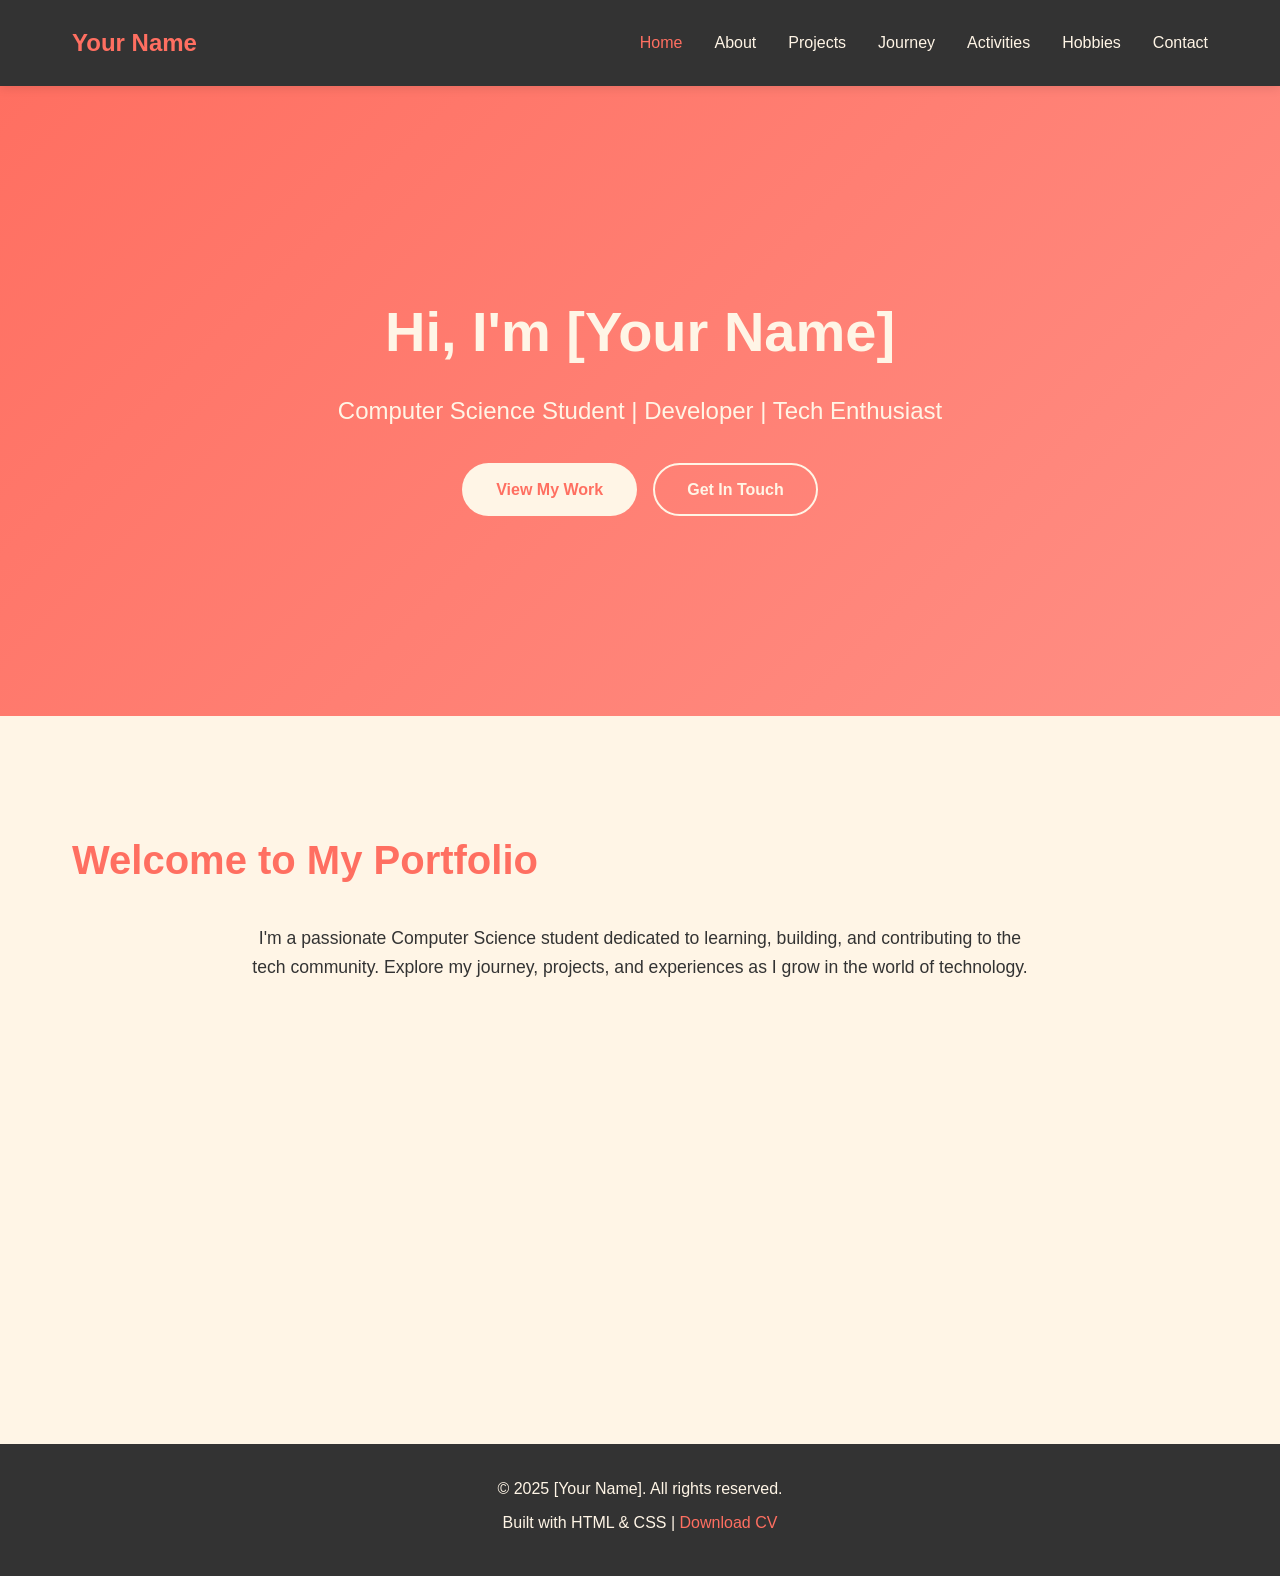
<file: index.html>
<!DOCTYPE html>
<html lang="en">
<head>
    <meta charset="UTF-8">
    <meta name="viewport" content="width=device-width, initial-scale=1.0">
    <title>Your Name - CS Student Portfolio</title>
    <link rel="stylesheet" href="styles.css">
</head>
<body>
    <nav>
        <div class="container">
            <a href="index.html" class="logo">Your Name</a>
            <ul>
                <li><a href="index.html" class="active">Home</a></li>
                <li><a href="about.html">About</a></li>
                <li><a href="projects.html">Projects</a></li>
                <li><a href="journey.html">Journey</a></li>
                <li><a href="activities.html">Activities</a></li>
                <li><a href="hobbies.html">Hobbies</a></li>
                <li><a href="contact.html">Contact</a></li>
            </ul>
        </div>
    </nav>

    <section class="hero">
        <h1>Hi, I'm [Your Name]</h1>
        <p class="subtitle">Computer Science Student | Developer | Tech Enthusiast</p>
        <div class="cta-buttons">
            <a href="projects.html" class="btn btn-primary">View My Work</a>
            <a href="contact.html" class="btn btn-secondary">Get In Touch</a>
        </div>
    </section>

    <main>
        <div class="container">
            <section>
                <h2>Welcome to My Portfolio</h2>
                <p style="text-align: center; font-size: 1.1rem; max-width: 800px; margin: 0 auto;">
                    I'm a passionate Computer Science student dedicated to learning, building, and contributing to the tech community. 
                    Explore my journey, projects, and experiences as I grow in the world of technology.
                </p>
            </section>
        </div>
    </main>

    <footer>
        <p>&copy; 2025 [Your Name]. All rights reserved.</p>
        <p>Built with HTML & CSS | <a href="#">Download CV</a></p>
    </footer>
</body>
</html>
</file>
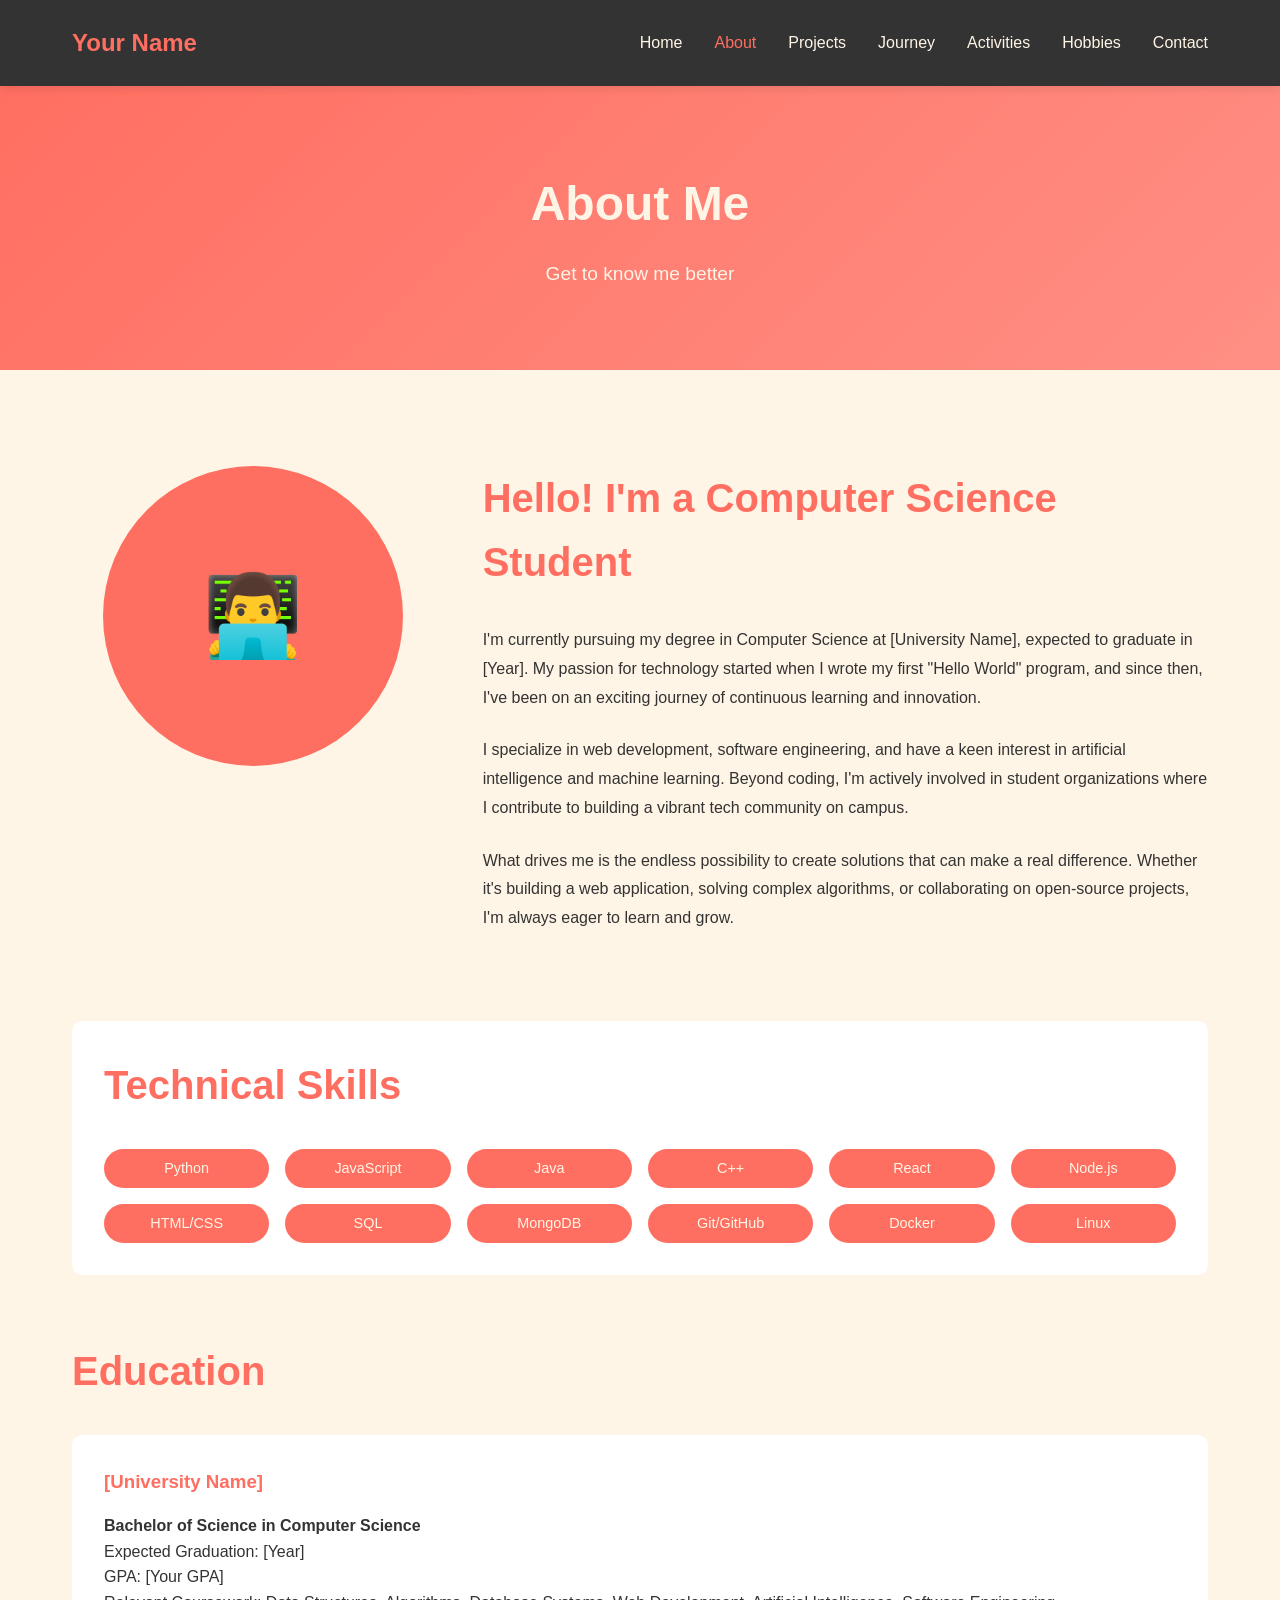
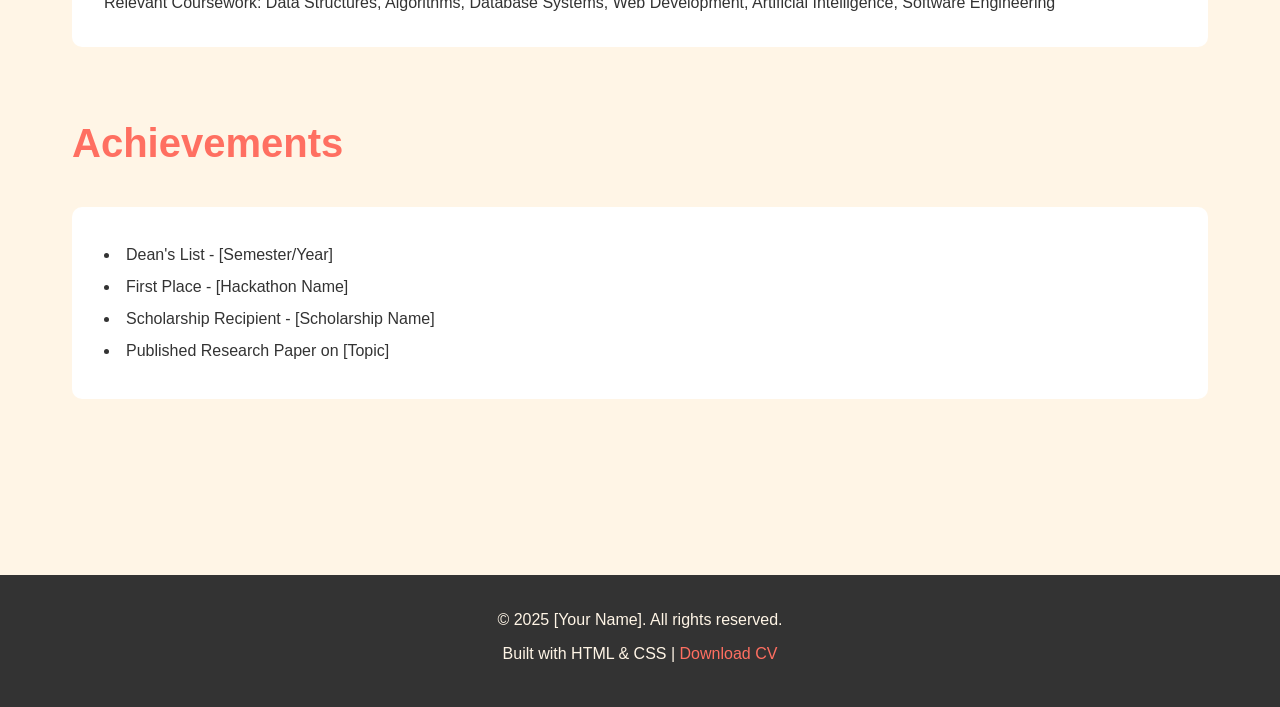
<file: about.html>
<!DOCTYPE html>
<html lang="en">
<head>
    <meta charset="UTF-8">
    <meta name="viewport" content="width=device-width, initial-scale=1.0">
    <title>About Me - Your Name</title>
    <link rel="stylesheet" href="styles.css">
</head>
<body>
    <nav>
        <div class="container">
            <a href="index.html" class="logo">Your Name</a>
            <ul>
                <li><a href="index.html">Home</a></li>
                <li><a href="about.html" class="active">About</a></li>
                <li><a href="projects.html">Projects</a></li>
                <li><a href="journey.html">Journey</a></li>
                <li><a href="activities.html">Activities</a></li>
                <li><a href="hobbies.html">Hobbies</a></li>
                <li><a href="contact.html">Contact</a></li>
            </ul>
        </div>
    </nav>

    <div class="page-header">
        <h1>About Me</h1>
        <p>Get to know me better</p>
    </div>

    <main>
        <div class="container">
            <section>
                <div class="about-content">
                    <div class="profile-img">👨‍💻</div>
                    <div class="about-text">
                        <h2>Hello! I'm a Computer Science Student</h2>
                        <p>I'm currently pursuing my degree in Computer Science at [University Name], expected to graduate in [Year]. My passion for technology started when I wrote my first "Hello World" program, and since then, I've been on an exciting journey of continuous learning and innovation.</p>
                        <p>I specialize in web development, software engineering, and have a keen interest in artificial intelligence and machine learning. Beyond coding, I'm actively involved in student organizations where I contribute to building a vibrant tech community on campus.</p>
                        <p>What drives me is the endless possibility to create solutions that can make a real difference. Whether it's building a web application, solving complex algorithms, or collaborating on open-source projects, I'm always eager to learn and grow.</p>
                    </div>
                </div>
            </section>

            <section class="skills-section">
                <h2>Technical Skills</h2>
                <div class="skills-grid">
                    <div class="skill-tag">Python</div>
                    <div class="skill-tag">JavaScript</div>
                    <div class="skill-tag">Java</div>
                    <div class="skill-tag">C++</div>
                    <div class="skill-tag">React</div>
                    <div class="skill-tag">Node.js</div>
                    <div class="skill-tag">HTML/CSS</div>
                    <div class="skill-tag">SQL</div>
                    <div class="skill-tag">MongoDB</div>
                    <div class="skill-tag">Git/GitHub</div>
                    <div class="skill-tag">Docker</div>
                    <div class="skill-tag">Linux</div>
                </div>
            </section>

            <section>
                <h2>Education</h2>
                <div style="background-color: white; padding: 2rem; border-radius: 10px;">
                    <h3>[University Name]</h3>
                    <p><strong>Bachelor of Science in Computer Science</strong></p>
                    <p>Expected Graduation: [Year]</p>
                    <p>GPA: [Your GPA]</p>
                    <p>Relevant Coursework: Data Structures, Algorithms, Database Systems, Web Development, Artificial Intelligence, Software Engineering</p>
                </div>
            </section>

            <section>
                <h2>Achievements</h2>
                <div style="background-color: white; padding: 2rem; border-radius: 10px;">
                    <ul style="list-style-position: inside; line-height: 2;">
                        <li>Dean's List - [Semester/Year]</li>
                        <li>First Place - [Hackathon Name]</li>
                        <li>Scholarship Recipient - [Scholarship Name]</li>
                        <li>Published Research Paper on [Topic]</li>
                    </ul>
                </div>
            </section>
        </div>
    </main>

    <footer>
        <p>&copy; 2025 [Your Name]. All rights reserved.</p>
        <p>Built with HTML & CSS | <a href="#">Download CV</a></p>
    </footer>
</body>
</html>
</file>
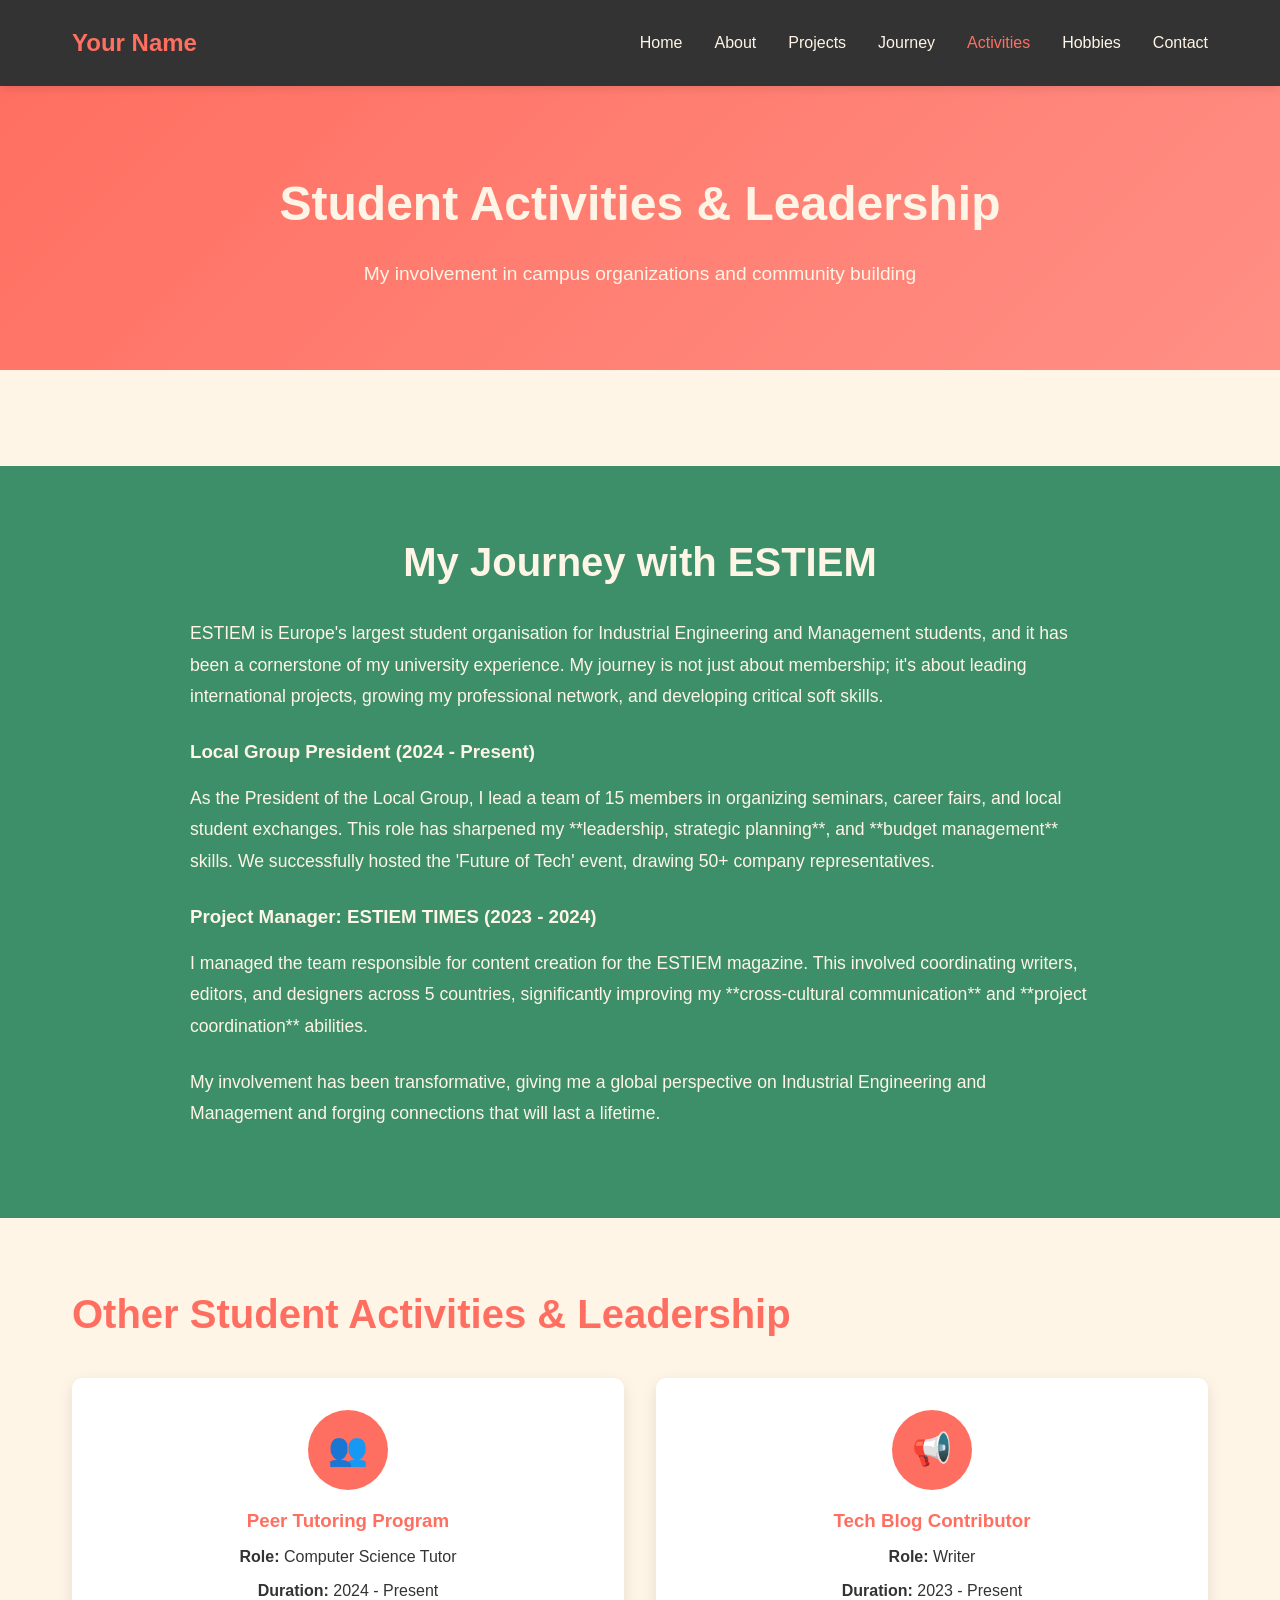
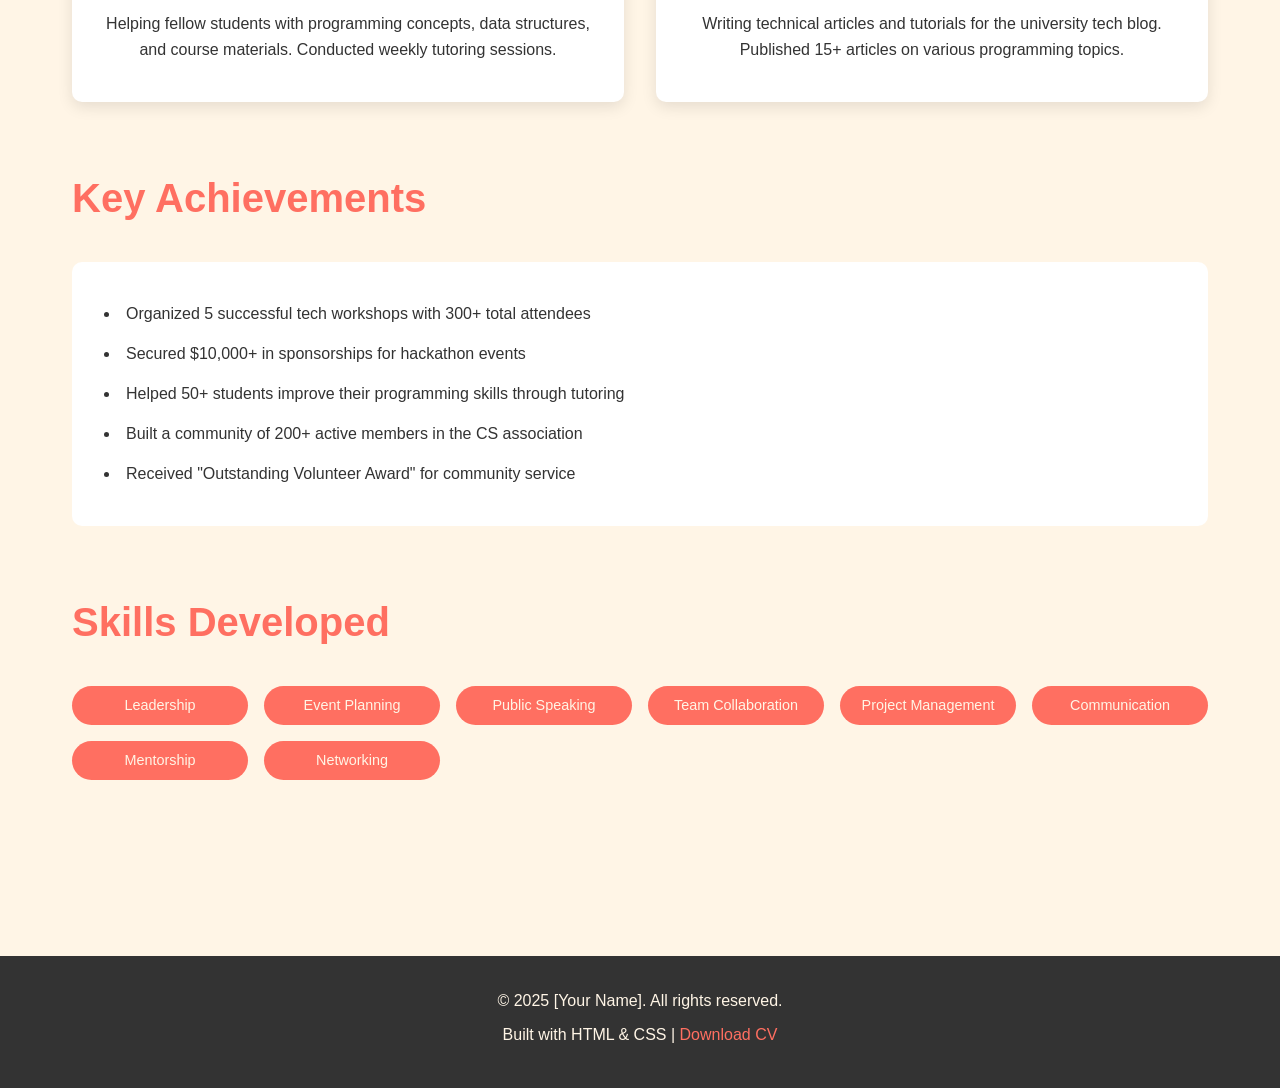
<file: activities.html>
<!DOCTYPE html>
<html lang="en">
<head>
    <meta charset="UTF-8">
    <meta name="viewport" content="width=device-width, initial-scale=1.0">
    <title>Student Activities - Your Name</title>
    <link rel="stylesheet" href="styles.css">
</head>
<body>
    <nav>
        <div class="container">
            <a href="index.html" class="logo">Your Name</a>
            <ul>
                <li><a href="index.html">Home</a></li>
                <li><a href="about.html">About</a></li>
                <li><a href="projects.html">Projects</a></li>
                <li><a href="journey.html">Journey</a></li>
                <li><a href="activities.html" class="active">Activities</a></li>
                <li><a href="hobbies.html">Hobbies</a></li>
                <li><a href="contact.html">Contact</a></li>
            </ul>
        </div>
    </nav>

    <div class="page-header">
        <h1>Student Activities & Leadership</h1>
        <p>My involvement in campus organizations and community building</p>
    </div>

    <main>
    <section class="estiem-section">
        <div class="container">
            <h2>My Journey with ESTIEM</h2>
            <div class="estiem-timeline-content">
                <p>
                    ESTIEM is Europe's largest student organisation for Industrial Engineering and Management students, and it has been a cornerstone of my university experience. My journey is not just about membership; it's about leading international projects, growing my professional network, and developing critical soft skills.
                </p>
                
                <h3>Local Group President (2024 - Present)</h3>
                <p>
                    As the President of the Local Group, I lead a team of 15 members in organizing seminars, career fairs, and local student exchanges. This role has sharpened my **leadership, strategic planning**, and **budget management** skills. We successfully hosted the 'Future of Tech' event, drawing 50+ company representatives.
                </p>

                <h3>Project Manager: ESTIEM TIMES (2023 - 2024)</h3>
                <p>
                    I managed the team responsible for content creation for the ESTIEM magazine. This involved coordinating writers, editors, and designers across 5 countries, significantly improving my **cross-cultural communication** and **project coordination** abilities.
                </p>

                <p>
                    My involvement has been transformative, giving me a global perspective on Industrial Engineering and Management and forging connections that will last a lifetime.
                </p>
            </div>
        </div>
    </section>

    <div class="container">
        <section>
            <h2>Other Student Activities & Leadership</h2>
            <div class="activities-grid">
                <div class="activity-card">
                    <div class="activity-icon">👥</div>
                    <h3>Peer Tutoring Program</h3>
                    <p><strong>Role:</strong> Computer Science Tutor</p>
                    <p><strong>Duration:</strong> 2024 - Present</p>
                    <p>Helping fellow students with programming concepts, data structures, and course materials. Conducted weekly tutoring sessions.</p>
                </div>
                
                <div class="activity-card">
                    <div class="activity-icon">📢</div>
                    <h3>Tech Blog Contributor</h3>
                    <p><strong>Role:</strong> Writer</p>
                    <p><strong>Duration:</strong> 2023 - Present</p>
                    <p>Writing technical articles and tutorials for the university tech blog. Published 15+ articles on various programming topics.</p>
                </div>

                </div>
        </section>

        <section>
            <h2>Key Achievements</h2>
            <div style="background-color: white; padding: 2rem; border-radius: 10px;">
                <ul style="list-style-position: inside; line-height: 2.5;">
                    <li>Organized 5 successful tech workshops with 300+ total attendees</li>
                    <li>Secured $10,000+ in sponsorships for hackathon events</li>
                    <li>Helped 50+ students improve their programming skills through tutoring</li>
                    <li>Built a community of 200+ active members in the CS association</li>
                    <li>Received "Outstanding Volunteer Award" for community service</li>
                </ul>
            </div>
        </section>

        <section>
            <h2>Skills Developed</h2>
            <div class="skills-grid">
                <div class="skill-tag">Leadership</div>
                <div class="skill-tag">Event Planning</div>
                <div class="skill-tag">Public Speaking</div>
                <div class="skill-tag">Team Collaboration</div>
                <div class="skill-tag">Project Management</div>
                <div class="skill-tag">Communication</div>
                <div class="skill-tag">Mentorship</div>
                <div class="skill-tag">Networking</div>
            </div>
        </section>
    </div>
</main>

    <footer>
        <p>&copy; 2025 [Your Name]. All rights reserved.</p>
        <p>Built with HTML & CSS | <a href="#">Download CV</a></p>
    </footer>
</body>
</html>
</file>
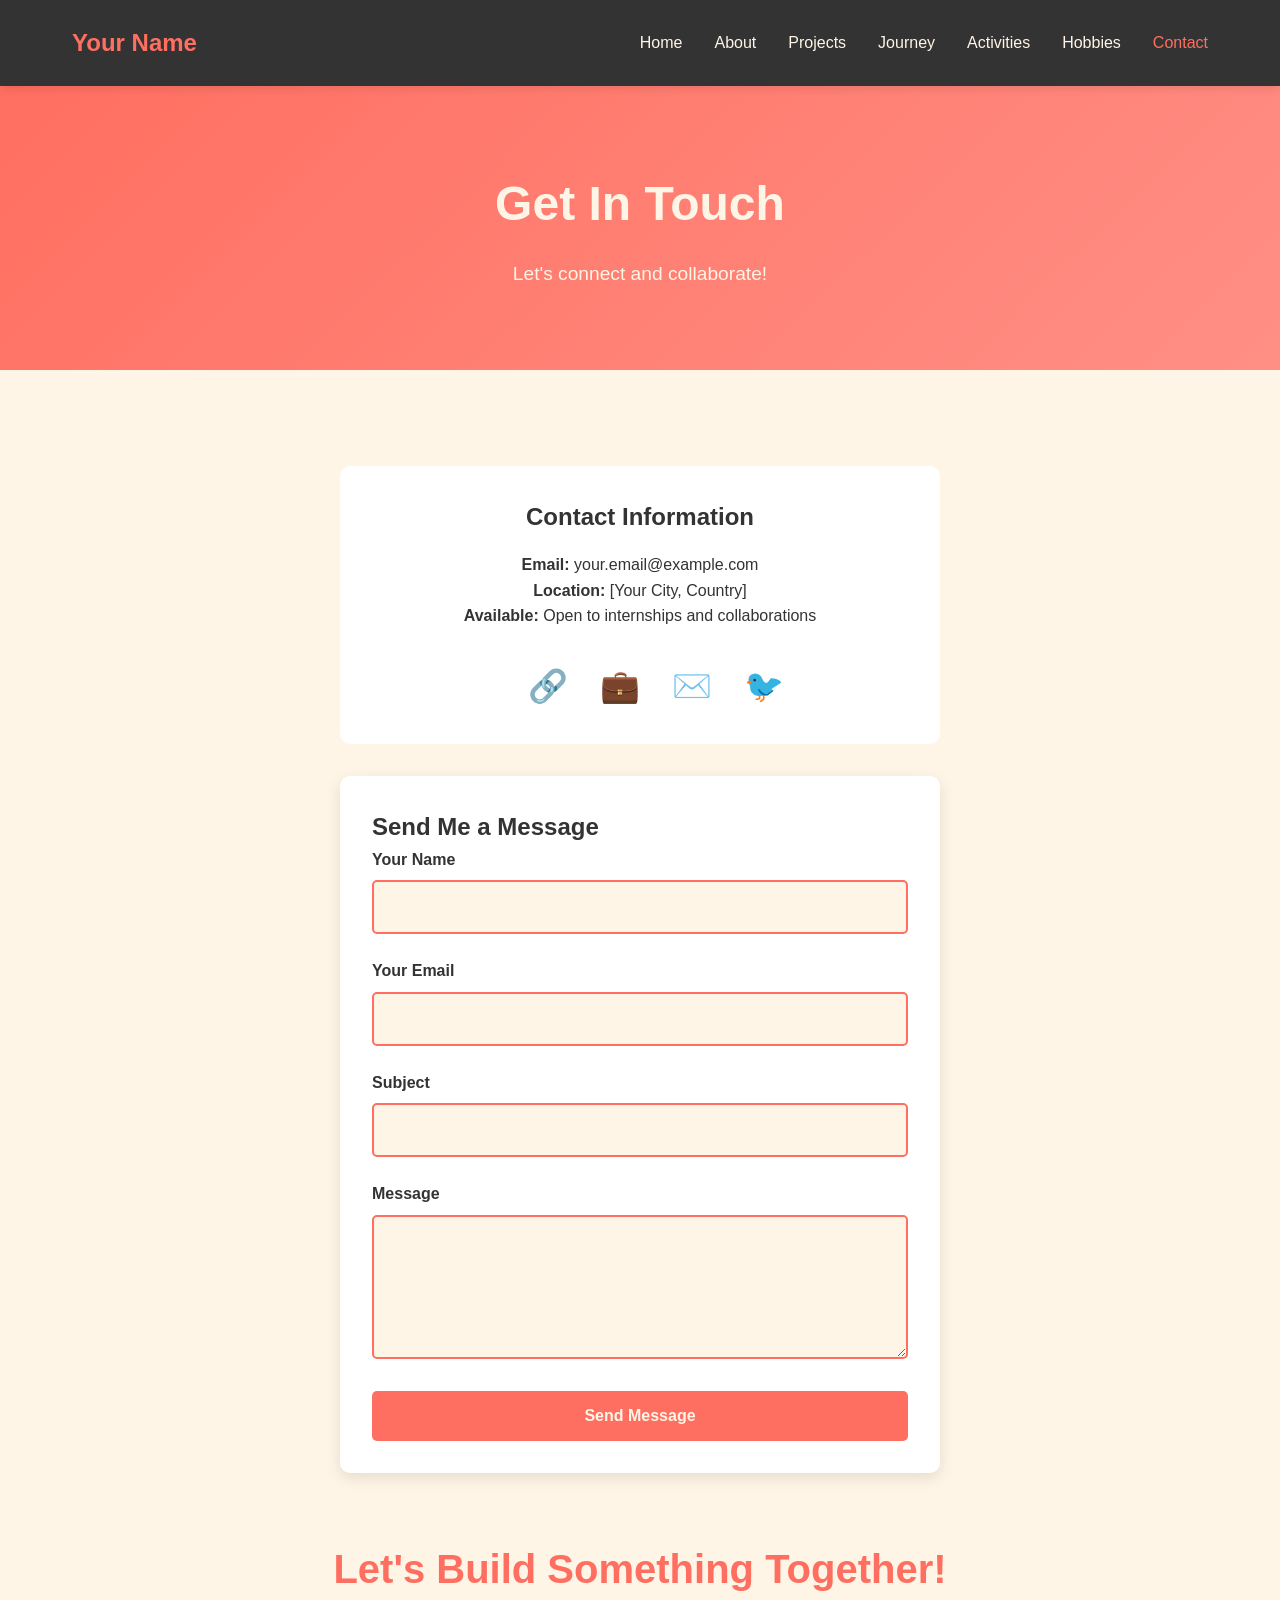
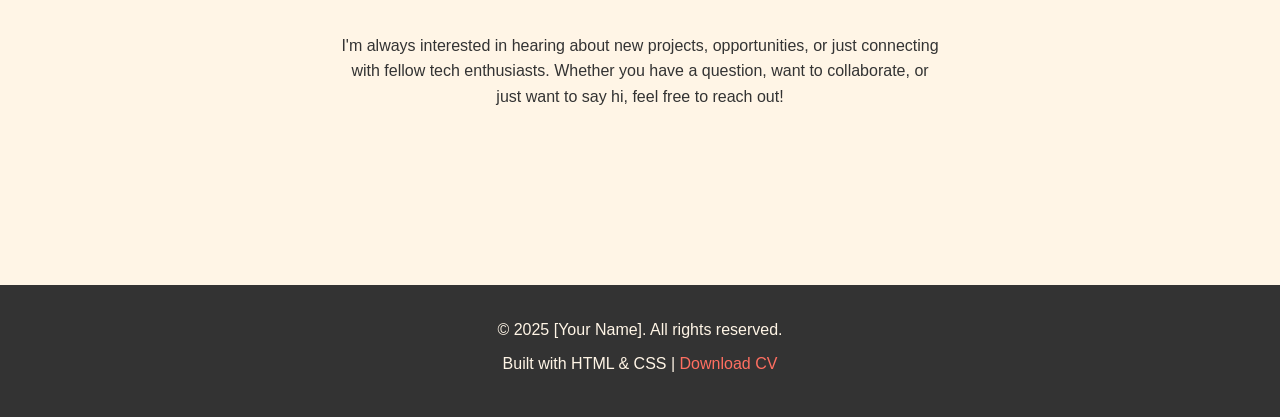
<file: contact.html>
<!DOCTYPE html>
<html lang="en">
<head>
    <meta charset="UTF-8">
    <meta name="viewport" content="width=device-width, initial-scale=1.0">
    <title>Contact Me - Your Name</title>
    <link rel="stylesheet" href="styles.css">
</head>
<body>
    <nav>
        <div class="container">
            <a href="index.html" class="logo">Your Name</a>
            <ul>
                <li><a href="index.html">Home</a></li>
                <li><a href="about.html">About</a></li>
                <li><a href="projects.html">Projects</a></li>
                <li><a href="journey.html">Journey</a></li>
                <li><a href="activities.html">Activities</a></li>
                <li><a href="hobbies.html">Hobbies</a></li>
                <li><a href="contact.html" class="active">Contact</a></li>
            </ul>
        </div>
    </nav>

    <div class="page-header">
        <h1>Get In Touch</h1>
        <p>Let's connect and collaborate!</p>
    </div>

    <main>
        <div class="container">
            <div class="contact-content">
                <div class="contact-info">
                    <h2>Contact Information</h2>
                    <p style="margin-top: 1rem;"><strong>Email:</strong> your.email@example.com</p>
                    <p><strong>Location:</strong> [Your City, Country]</p>
                    <p><strong>Available:</strong> Open to internships and collaborations</p>
                    
                    <div class="social-links">
                        <a href="#" title="GitHub">
                        <a href="#" title="GitHub">🔗</a>
                        <a href="#" title="LinkedIn">💼</a>
                        <a href="#" title="Email">✉️</a>
                        <a href="#" title="Twitter">🐦</a>
                    </div>
                </div>

                <div class="contact-form">
                    <h2>Send Me a Message</h2>
                    <form id="contactForm">
                        <div class="form-group">
                            <label for="name">Your Name</label>
                            <input type="text" id="name" name="name" required>
                        </div>
                        <div class="form-group">
                            <label for="email">Your Email</label>
                            <input type="email" id="email" name="email" required>
                        </div>
                        <div class="form-group">
                            <label for="subject">Subject</label>
                            <input type="text" id="subject" name="subject" required>
                        </div>
                        <div class="form-group">
                            <label for="message">Message</label>
                            <textarea id="message" name="message" rows="6" required></textarea>
                        </div>
                        <button type="submit" class="submit-btn">Send Message</button>
                    </form>
                </div>
            </div>

            <section style="margin-top: 4rem;">
                <h2 style="text-align: center;">Let's Build Something Together!</h2>
                <p style="text-align: center; max-width: 600px; margin: 1rem auto;">
                    I'm always interested in hearing about new projects, opportunities, or just connecting with fellow tech enthusiasts. 
                    Whether you have a question, want to collaborate, or just want to say hi, feel free to reach out!
                </p>
            </section>
        </div>
    </main>

    <footer>
        <p>&copy; 2025 [Your Name]. All rights reserved.</p>
        <p>Built with HTML & CSS | <a href="#">Download CV</a></p>
    </footer>

    <script>
        document.getElementById('contactForm').addEventListener('submit', function(e) {
            e.preventDefault();
            alert('Thank you for your message! This is a demo form. In production, you would integrate with a backend service or email API to handle form submissions.');
            this.reset();
        });
    </script>
</body>
</html>
</file>
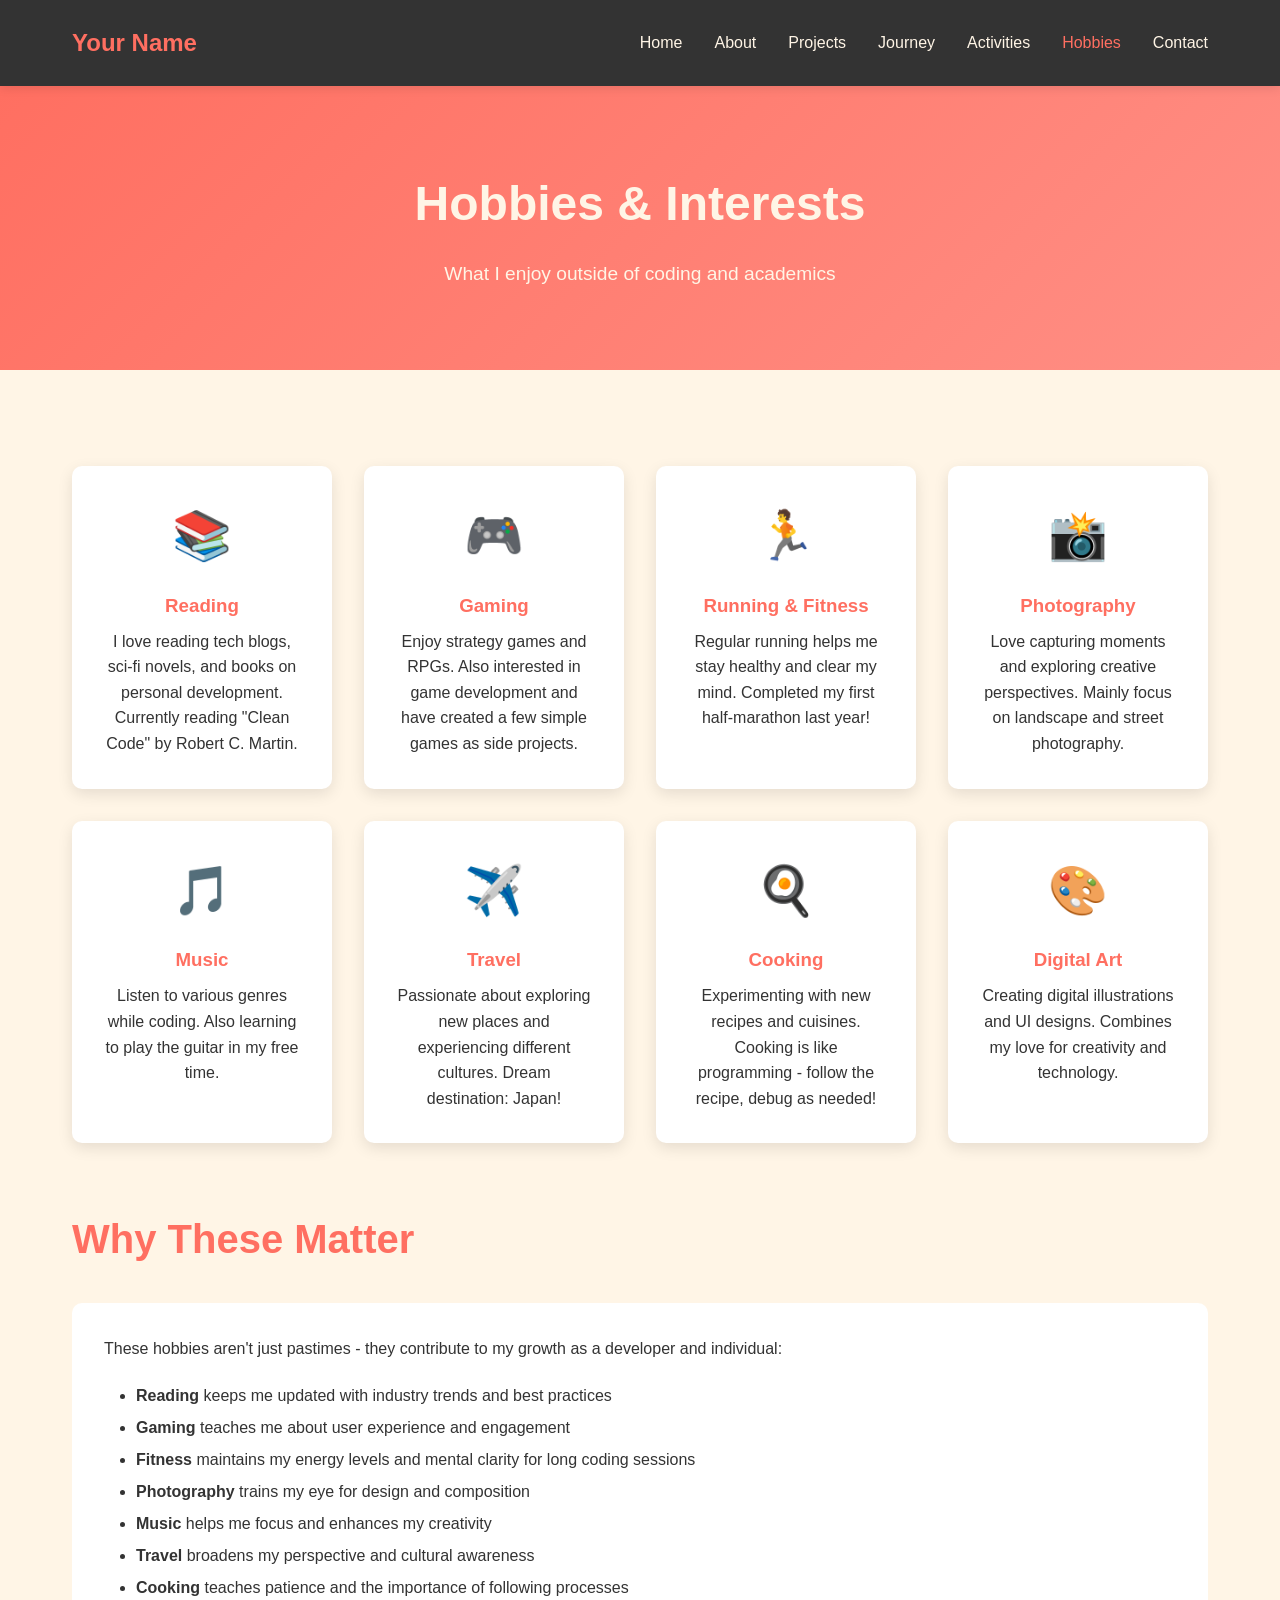
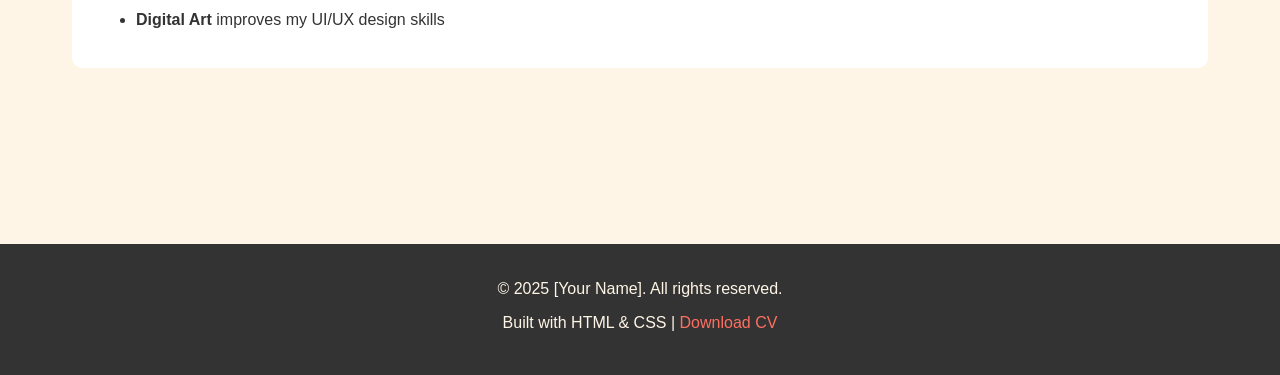
<file: hobbies.html>
<!DOCTYPE html>
<html lang="en">
<head>
    <meta charset="UTF-8">
    <meta name="viewport" content="width=device-width, initial-scale=1.0">
    <title>Hobbies & Interests - Your Name</title>
    <link rel="stylesheet" href="styles.css">
</head>
<body>
    <nav>
        <div class="container">
            <a href="index.html" class="logo">Your Name</a>
            <ul>
                <li><a href="index.html">Home</a></li>
                <li><a href="about.html">About</a></li>
                <li><a href="projects.html">Projects</a></li>
                <li><a href="journey.html">Journey</a></li>
                <li><a href="activities.html">Activities</a></li>
                <li><a href="hobbies.html" class="active">Hobbies</a></li>
                <li><a href="contact.html">Contact</a></li>
            </ul>
        </div>
    </nav>

    <div class="page-header">
        <h1>Hobbies & Interests</h1>
        <p>What I enjoy outside of coding and academics</p>
    </div>

    <main>
        <div class="container">
            <section>
                <div class="hobbies-grid">
                    <div class="hobby-item">
                        <div class="hobby-icon">📚</div>
                        <h3>Reading</h3>
                        <p>I love reading tech blogs, sci-fi novels, and books on personal development. Currently reading "Clean Code" by Robert C. Martin.</p>
                    </div>

                    <div class="hobby-item">
                        <div class="hobby-icon">🎮</div>
                        <h3>Gaming</h3>
                        <p>Enjoy strategy games and RPGs. Also interested in game development and have created a few simple games as side projects.</p>
                    </div>

                    <div class="hobby-item">
                        <div class="hobby-icon">🏃</div>
                        <h3>Running & Fitness</h3>
                        <p>Regular running helps me stay healthy and clear my mind. Completed my first half-marathon last year!</p>
                    </div>

                    <div class="hobby-item">
                        <div class="hobby-icon">📸</div>
                        <h3>Photography</h3>
                        <p>Love capturing moments and exploring creative perspectives. Mainly focus on landscape and street photography.</p>
                    </div>

                    <div class="hobby-item">
                        <div class="hobby-icon">🎵</div>
                        <h3>Music</h3>
                        <p>Listen to various genres while coding. Also learning to play the guitar in my free time.</p>
                    </div>

                    <div class="hobby-item">
                        <div class="hobby-icon">✈️</div>
                        <h3>Travel</h3>
                        <p>Passionate about exploring new places and experiencing different cultures. Dream destination: Japan!</p>
                    </div>

                    <div class="hobby-item">
                        <div class="hobby-icon">🍳</div>
                        <h3>Cooking</h3>
                        <p>Experimenting with new recipes and cuisines. Cooking is like programming - follow the recipe, debug as needed!</p>
                    </div>

                    <div class="hobby-item">
                        <div class="hobby-icon">🎨</div>
                        <h3>Digital Art</h3>
                        <p>Creating digital illustrations and UI designs. Combines my love for creativity and technology.</p>
                    </div>
                </div>
            </section>

            <section>
                <h2>Why These Matter</h2>
                <div style="background-color: white; padding: 2rem; border-radius: 10px; line-height: 1.8;">
                    <p>These hobbies aren't just pastimes - they contribute to my growth as a developer and individual:</p>
                    <ul style="margin-top: 1rem; margin-left: 2rem; line-height: 2;">
                        <li><strong>Reading</strong> keeps me updated with industry trends and best practices</li>
                        <li><strong>Gaming</strong> teaches me about user experience and engagement</li>
                        <li><strong>Fitness</strong> maintains my energy levels and mental clarity for long coding sessions</li>
                        <li><strong>Photography</strong> trains my eye for design and composition</li>
                        <li><strong>Music</strong> helps me focus and enhances my creativity</li>
                        <li><strong>Travel</strong> broadens my perspective and cultural awareness</li>
                        <li><strong>Cooking</strong> teaches patience and the importance of following processes</li>
                        <li><strong>Digital Art</strong> improves my UI/UX design skills</li>
                    </ul>
                </div>
            </section>
        </div>
    </main>

    <footer>
        <p>&copy; 2025 [Your Name]. All rights reserved.</p>
        <p>Built with HTML & CSS | <a href="#">Download CV</a></p>
    </footer>
</body>
</html>
</file>
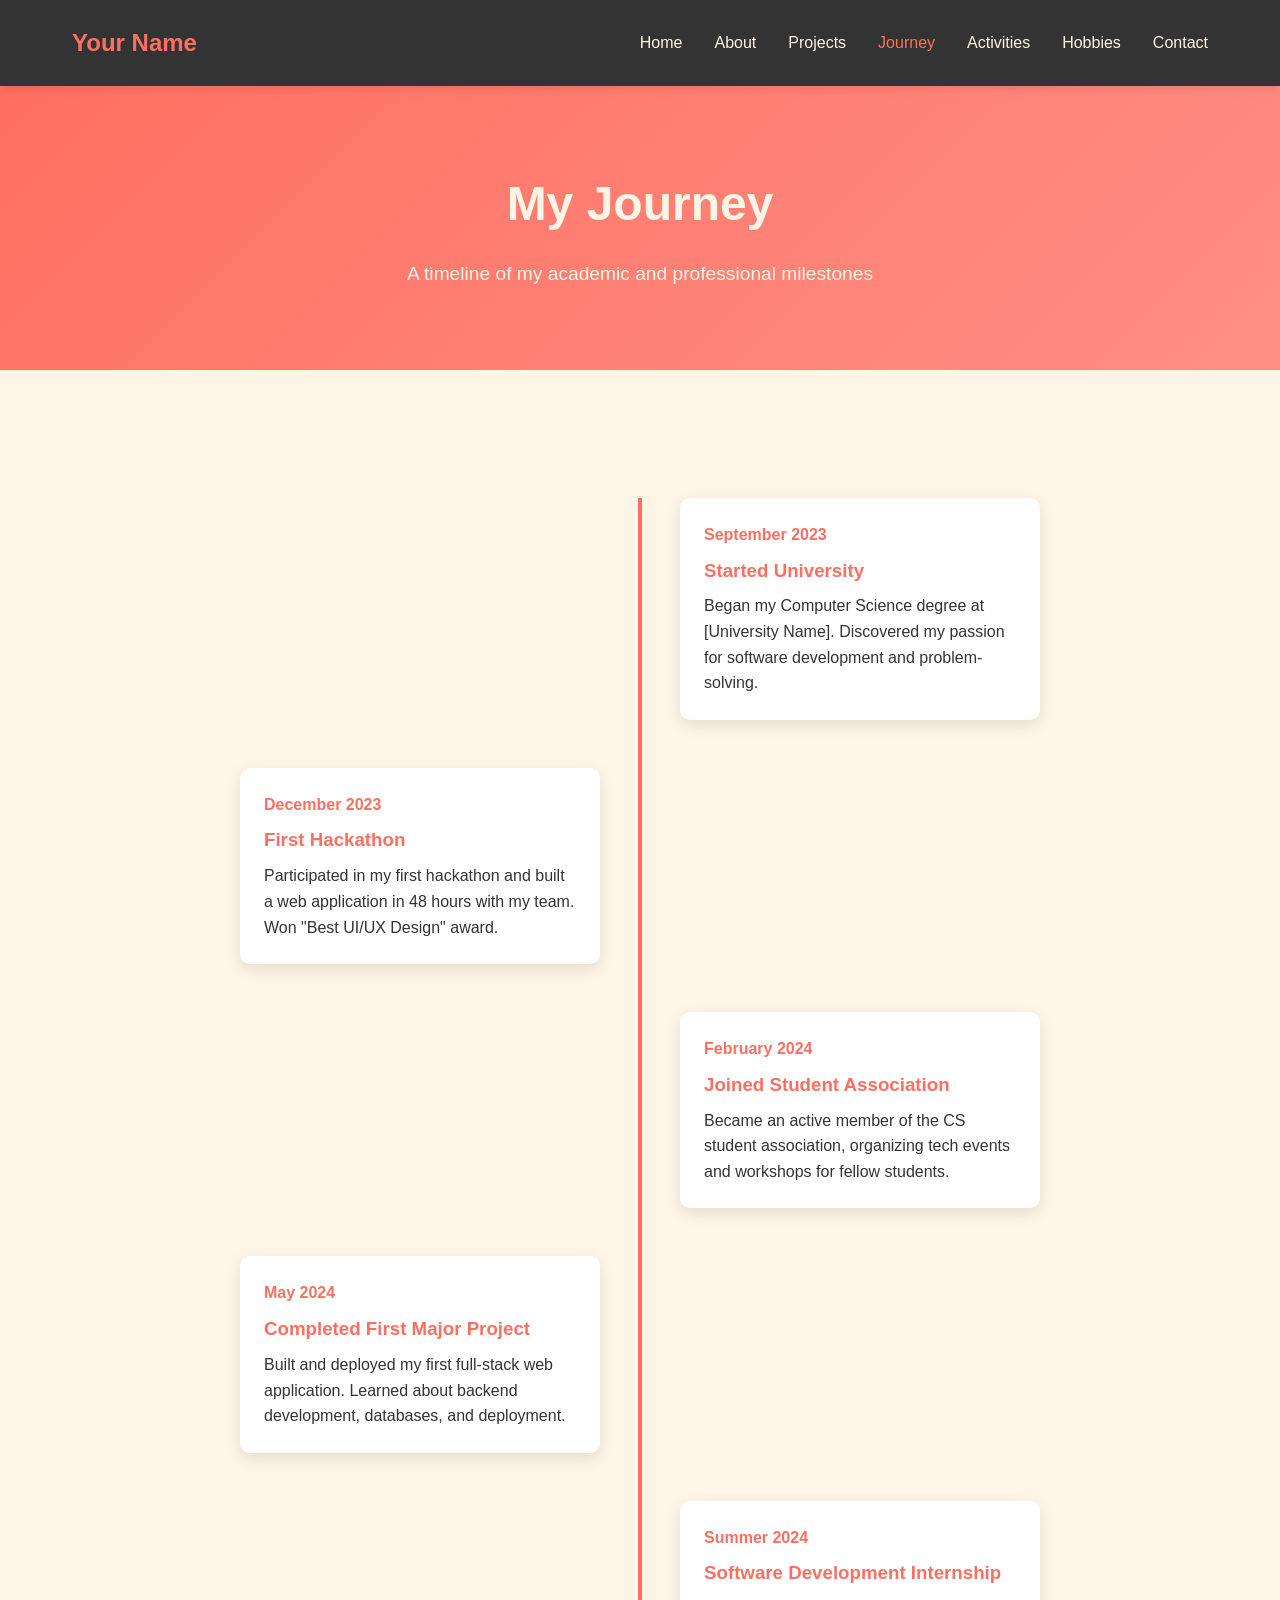
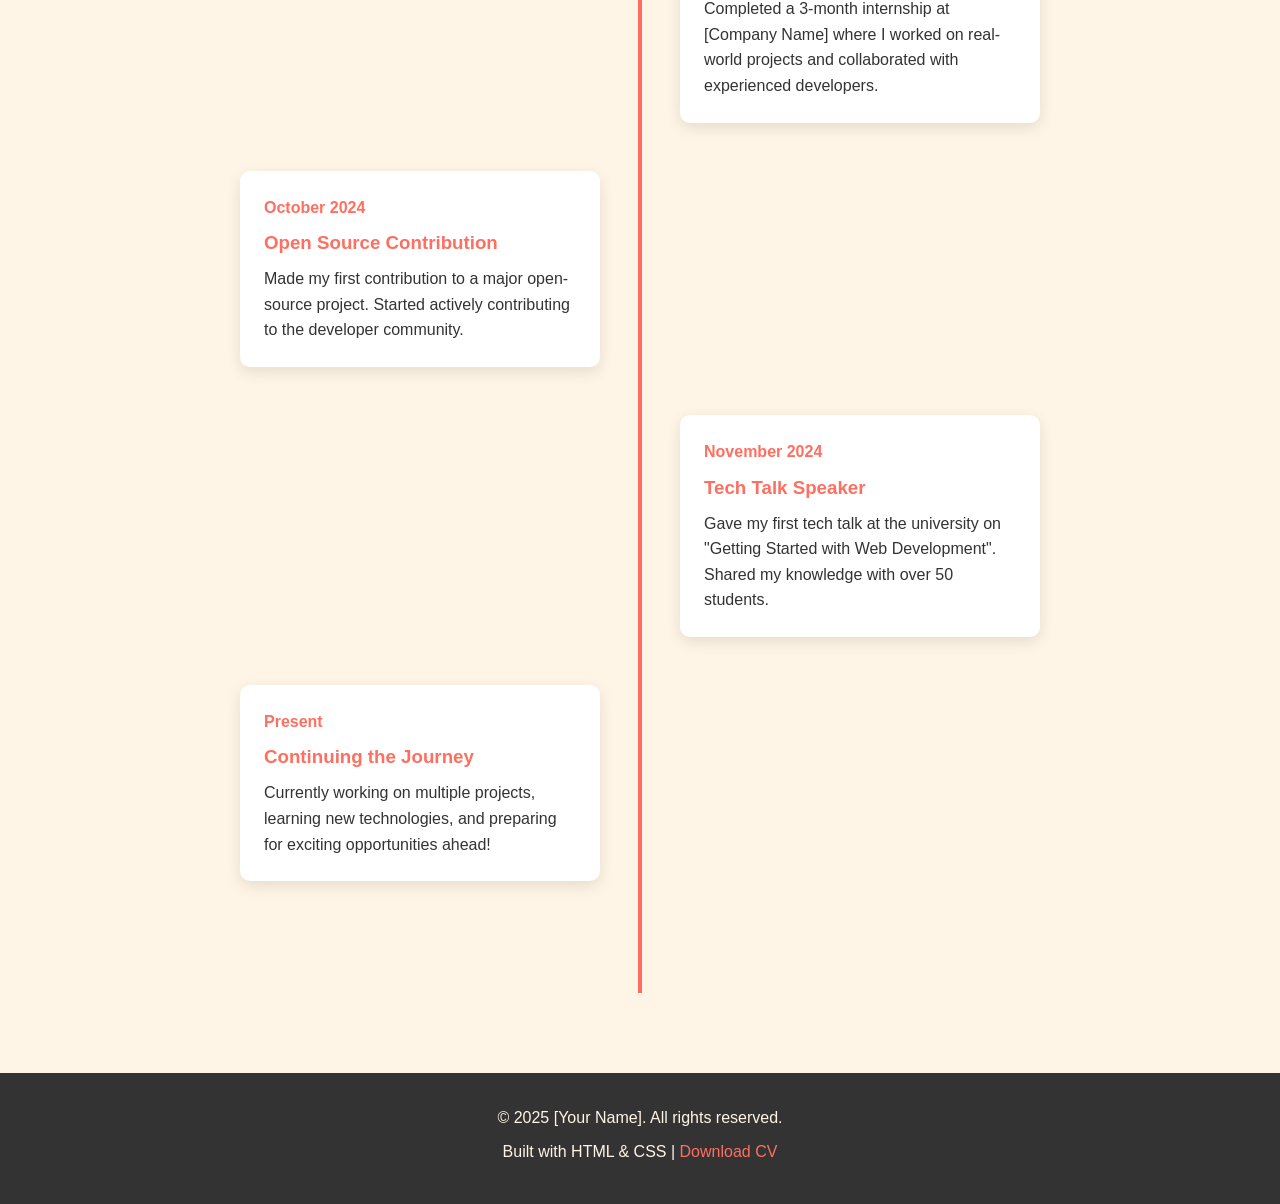
<file: journey.html>
<!DOCTYPE html>
<html lang="en">
<head>
    <meta charset="UTF-8">
    <meta name="viewport" content="width=device-width, initial-scale=1.0">
    <title>My Journey - Your Name</title>
    <link rel="stylesheet" href="styles.css">
</head>
<body>
    <nav>
        <div class="container">
            <a href="index.html" class="logo">Your Name</a>
            <ul>
                <li><a href="index.html">Home</a></li>
                <li><a href="about.html">About</a></li>
                <li><a href="projects.html">Projects</a></li>
                <li><a href="journey.html" class="active">Journey</a></li>
                <li><a href="activities.html">Activities</a></li>
                <li><a href="hobbies.html">Hobbies</a></li>
                <li><a href="contact.html">Contact</a></li>
            </ul>
        </div>
    </nav>

    <div class="page-header">
        <h1>My Journey</h1>
        <p>A timeline of my academic and professional milestones</p>
    </div>

    <main>
        <div class="container">
            <div class="timeline">
                <div class="timeline-item">
                    <div class="timeline-content">
                        <span class="timeline-date">September 2023</span>
                        <h3>Started University</h3>
                        <p>Began my Computer Science degree at [University Name]. Discovered my passion for software development and problem-solving.</p>
                    </div>
                </div>

                <div class="timeline-item">
                    <div class="timeline-content">
                        <span class="timeline-date">December 2023</span>
                        <h3>First Hackathon</h3>
                        <p>Participated in my first hackathon and built a web application in 48 hours with my team. Won "Best UI/UX Design" award.</p>
                    </div>
                </div>

                <div class="timeline-item">
                    <div class="timeline-content">
                        <span class="timeline-date">February 2024</span>
                        <h3>Joined Student Association</h3>
                        <p>Became an active member of the CS student association, organizing tech events and workshops for fellow students.</p>
                    </div>
                </div>

                <div class="timeline-item">
                    <div class="timeline-content">
                        <span class="timeline-date">May 2024</span>
                        <h3>Completed First Major Project</h3>
                        <p>Built and deployed my first full-stack web application. Learned about backend development, databases, and deployment.</p>
                    </div>
                </div>

                <div class="timeline-item">
                    <div class="timeline-content">
                        <span class="timeline-date">Summer 2024</span>
                        <h3>Software Development Internship</h3>
                        <p>Completed a 3-month internship at [Company Name] where I worked on real-world projects and collaborated with experienced developers.</p>
                    </div>
                </div>

                <div class="timeline-item">
                    <div class="timeline-content">
                        <span class="timeline-date">October 2024</span>
                        <h3>Open Source Contribution</h3>
                        <p>Made my first contribution to a major open-source project. Started actively contributing to the developer community.</p>
                    </div>
                </div>

                <div class="timeline-item">
                    <div class="timeline-content">
                        <span class="timeline-date">November 2024</span>
                        <h3>Tech Talk Speaker</h3>
                        <p>Gave my first tech talk at the university on "Getting Started with Web Development". Shared my knowledge with over 50 students.</p>
                    </div>
                </div>

                <div class="timeline-item">
                    <div class="timeline-content">
                        <span class="timeline-date">Present</span>
                        <h3>Continuing the Journey</h3>
                        <p>Currently working on multiple projects, learning new technologies, and preparing for exciting opportunities ahead!</p>
                    </div>
                </div>
            </div>
        </div>
    </main>

    <footer>
        <p>&copy; 2025 [Your Name]. All rights reserved.</p>
        <p>Built with HTML & CSS | <a href="#">Download CV</a></p>
    </footer>
</body>
</html>
</file>
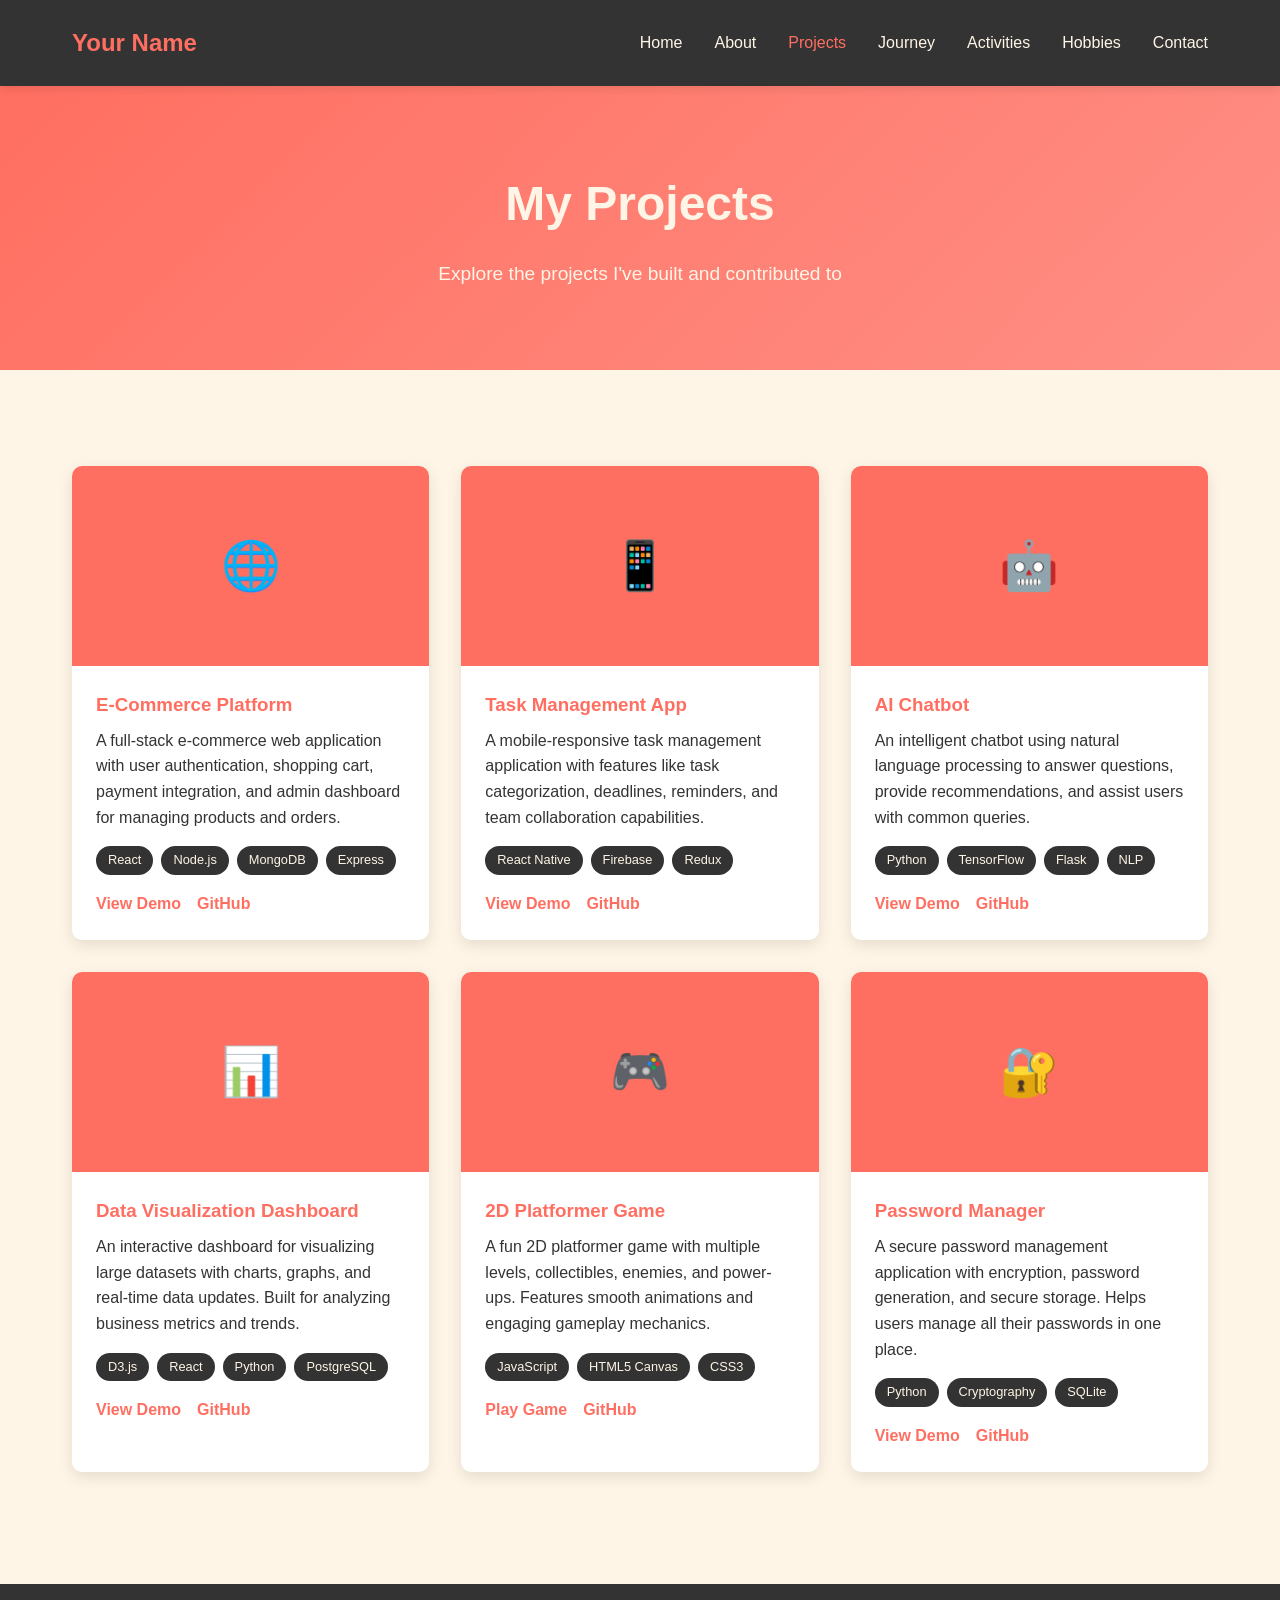
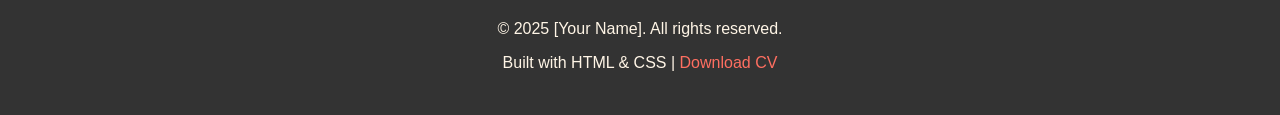
<file: projects.html>
<!DOCTYPE html>
<html lang="en">
<head>
    <meta charset="UTF-8">
    <meta name="viewport" content="width=device-width, initial-scale=1.0">
    <title>Projects - Your Name</title>
    <link rel="stylesheet" href="styles.css">
</head>
<body>
    <nav>
        <div class="container">
            <a href="index.html" class="logo">Your Name</a>
            <ul>
                <li><a href="index.html">Home</a></li>
                <li><a href="about.html">About</a></li>
                <li><a href="projects.html" class="active">Projects</a></li>
                <li><a href="journey.html">Journey</a></li>
                <li><a href="activities.html">Activities</a></li>
                <li><a href="hobbies.html">Hobbies</a></li>
                <li><a href="contact.html">Contact</a></li>
            </ul>
        </div>
    </nav>

    <div class="page-header">
        <h1>My Projects</h1>
        <p>Explore the projects I've built and contributed to</p>
    </div>

    <main>
        <div class="container">
            <div class="projects-grid">
                <div class="project-card">
                    <div class="project-img">🌐</div>
                    <div class="project-content">
                        <h3>E-Commerce Platform</h3>
                        <p>A full-stack e-commerce web application with user authentication, shopping cart, payment integration, and admin dashboard for managing products and orders.</p>
                        <div class="project-tech">
                            <span class="tech-tag">React</span>
                            <span class="tech-tag">Node.js</span>
                            <span class="tech-tag">MongoDB</span>
                            <span class="tech-tag">Express</span>
                        </div>
                        <div class="project-links">
                            <a href="#">View Demo</a>
                            <a href="#">GitHub</a>
                        </div>
                    </div>
                </div>

                <div class="project-card">
                    <div class="project-img">📱</div>
                    <div class="project-content">
                        <h3>Task Management App</h3>
                        <p>A mobile-responsive task management application with features like task categorization, deadlines, reminders, and team collaboration capabilities.</p>
                        <div class="project-tech">
                            <span class="tech-tag">React Native</span>
                            <span class="tech-tag">Firebase</span>
                            <span class="tech-tag">Redux</span>
                        </div>
                        <div class="project-links">
                            <a href="#">View Demo</a>
                            <a href="#">GitHub</a>
                        </div>
                    </div>
                </div>

                <div class="project-card">
                    <div class="project-img">🤖</div>
                    <div class="project-content">
                        <h3>AI Chatbot</h3>
                        <p>An intelligent chatbot using natural language processing to answer questions, provide recommendations, and assist users with common queries.</p>
                        <div class="project-tech">
                            <span class="tech-tag">Python</span>
                            <span class="tech-tag">TensorFlow</span>
                            <span class="tech-tag">Flask</span>
                            <span class="tech-tag">NLP</span>
                        </div>
                        <div class="project-links">
                            <a href="#">View Demo</a>
                            <a href="#">GitHub</a>
                        </div>
                    </div>
                </div>

                <div class="project-card">
                    <div class="project-img">📊</div>
                    <div class="project-content">
                        <h3>Data Visualization Dashboard</h3>
                        <p>An interactive dashboard for visualizing large datasets with charts, graphs, and real-time data updates. Built for analyzing business metrics and trends.</p>
                        <div class="project-tech">
                            <span class="tech-tag">D3.js</span>
                            <span class="tech-tag">React</span>
                            <span class="tech-tag">Python</span>
                            <span class="tech-tag">PostgreSQL</span>
                        </div>
                        <div class="project-links">
                            <a href="#">View Demo</a>
                            <a href="#">GitHub</a>
                        </div>
                    </div>
                </div>

                <div class="project-card">
                    <div class="project-img">🎮</div>
                    <div class="project-content">
                        <h3>2D Platformer Game</h3>
                        <p>A fun 2D platformer game with multiple levels, collectibles, enemies, and power-ups. Features smooth animations and engaging gameplay mechanics.</p>
                        <div class="project-tech">
                            <span class="tech-tag">JavaScript</span>
                            <span class="tech-tag">HTML5 Canvas</span>
                            <span class="tech-tag">CSS3</span>
                        </div>
                        <div class="project-links">
                            <a href="#">Play Game</a>
                            <a href="#">GitHub</a>
                        </div>
                    </div>
                </div>

                <div class="project-card">
                    <div class="project-img">🔐</div>
                    <div class="project-content">
                        <h3>Password Manager</h3>
                        <p>A secure password management application with encryption, password generation, and secure storage. Helps users manage all their passwords in one place.</p>
                        <div class="project-tech">
                            <span class="tech-tag">Python</span>
                            <span class="tech-tag">Cryptography</span>
                            <span class="tech-tag">SQLite</span>
                        </div>
                        <div class="project-links">
                            <a href="#">View Demo</a>
                            <a href="#">GitHub</a>
                        </div>
                    </div>
                </div>
            </div>
        </div>
    </main>

    <footer>
        <p>&copy; 2025 [Your Name]. All rights reserved.</p>
        <p>Built with HTML & CSS | <a href="#">Download CV</a></p>
    </footer>
</body>
</html>
</file>
<file: styles.css>
/* =========================================================================
 * 1. GLOBAL STYLES & VARIABLES
 * ========================================================================= */

* {
    margin: 0;
    padding: 0;
    box-sizing: border-box;
}

/* Color Variables */
:root {
    --coral: #FF6F61;
    --coral-light: #ff8f85; /* Lightened Coral for gradients/hover */
    --cream: #FFF5E6;
    --charcoal: #333333;
    /* Custom ESTIEM Color */
    --estiem-green: #3C8F69; 
}

body {
    font-family: 'Segoe UI', Tahoma, Geneva, Verdana, sans-serif;
    line-height: 1.6;
    color: var(--charcoal);
    background-color: var(--cream);
}

/* Reusable Container */
.container {
    max-width: 1200px;
    margin: 0 auto;
    padding: 0 2rem;
}

/* =========================================================================
 * 2. NAVIGATION & HEADER
 * ========================================================================= */

nav {
    background-color: var(--charcoal);
    padding: 1rem 0;
    position: sticky;
    top: 0;
    z-index: 1000;
    box-shadow: 0 2px 10px rgba(0,0,0,0.1);
}

nav .container {
    display: flex;
    justify-content: space-between;
    align-items: center;
}

nav .logo {
    color: var(--coral);
    font-size: 1.5rem;
    font-weight: bold;
    text-decoration: none;
}

nav ul {
    display: flex;
    list-style: none;
    gap: 2rem;
}

nav a {
    color: var(--cream);
    text-decoration: none;
    transition: color 0.3s;
    padding: 0.5rem 0;
}

nav a:hover,
nav a.active {
    color: var(--coral);
}

/* Page Header (Used for inner pages like Activities) */
.page-header {
    background: linear-gradient(135deg, var(--coral) 0%, var(--coral-light) 100%);
    color: var(--cream);
    padding: 5rem 2rem;
    text-align: center;
    margin-bottom: 3rem;
}

.page-header h1 {
    font-size: 3rem;
    margin-bottom: 1rem;
}

.page-header p {
    font-size: 1.2rem;
}

/* =========================================================================
 * 3. HERO SECTION (Home page)
 * ========================================================================= */

.hero {
    background: linear-gradient(135deg, var(--coral) 0%, var(--coral-light) 100%);
    color: var(--cream);
    padding: 8rem 2rem;
    text-align: center;
    min-height: 70vh;
    display: flex;
    flex-direction: column;
    justify-content: center;
}

.hero h1 {
    font-size: 3.5rem;
    margin-bottom: 1rem;
    animation: fadeInUp 1s ease;
}

.hero .subtitle {
    font-size: 1.5rem;
    margin-bottom: 2rem;
    animation: fadeInUp 1s ease 0.2s backwards;
}

.hero .cta-buttons {
    display: flex;
    gap: 1rem;
    justify-content: center;
    animation: fadeInUp 1s ease 0.4s backwards;
}

/* =========================================================================
 * 4. BUTTONS & UTILITIES
 * ========================================================================= */

.btn {
    padding: 0.75rem 2rem;
    border-radius: 30px;
    text-decoration: none;
    font-weight: bold;
    transition: all 0.3s;
    border: 2px solid transparent;
    display: inline-block;
}

.btn-primary {
    background-color: var(--cream);
    color: var(--coral);
}

.btn-primary:hover {
    transform: translateY(-3px);
    box-shadow: 0 5px 15px rgba(0,0,0,0.2);
}

.btn-secondary {
    background-color: transparent;
    color: var(--cream);
    border: 2px solid var(--cream);
}

.btn-secondary:hover {
    background-color: var(--cream);
    color: var(--coral);
}

/* =========================================================================
 * 5. MAIN LAYOUT & SECTION HEADINGS
 * ========================================================================= */

main {
    min-height: calc(100vh - 300px);
    padding: 3rem 0;
}

section {
    margin-bottom: 4rem;
}

section h2 {
    font-size: 2.5rem;
    color: var(--coral);
    margin-bottom: 2rem;
}

section h3 {
    color: var(--coral);
    margin-bottom: 1rem;
}

/* =========================================================================
 * 6. SPECIFIC CONTENT SECTIONS
 * ========================================================================= */

/* 6.1. About Content */

.about-content {
    display: grid;
    grid-template-columns: 1fr 2fr;
    gap: 3rem;
    align-items: start;
    margin-bottom: 3rem;
}

.profile-img {
    width: 100%;
    max-width: 300px;
    height: 300px;
    border-radius: 50%;
    background-color: var(--coral);
    display: flex;
    align-items: center;
    justify-content: center;
    font-size: 5rem;
    color: var(--cream);
    margin: 0 auto;
}

.about-text p {
    margin-bottom: 1.5rem;
    line-height: 1.8;
}

.skills-section {
    background-color: white;
    padding: 2rem;
    border-radius: 10px;
    margin-top: 2rem;
}

.skills-grid {
    display: grid;
    grid-template-columns: repeat(auto-fit, minmax(150px, 1fr));
    gap: 1rem;
    margin-top: 1rem;
}

.skill-tag {
    background-color: var(--coral);
    color: var(--cream);
    padding: 0.5rem 1rem;
    border-radius: 20px;
    text-align: center;
    font-size: 0.9rem;
}

/* 6.2. Projects Grid */

.projects-grid {
    display: grid;
    grid-template-columns: repeat(auto-fit, minmax(300px, 1fr));
    gap: 2rem;
}

.project-card {
    background-color: white;
    border-radius: 10px;
    overflow: hidden;
    box-shadow: 0 5px 15px rgba(0,0,0,0.1);
    transition: transform 0.3s;
}

.project-card:hover {
    transform: translateY(-10px);
}

.project-img {
    width: 100%;
    height: 200px;
    background-color: var(--coral);
    display: flex;
    align-items: center;
    justify-content: center;
    color: var(--cream);
    font-size: 3rem;
}

.project-content {
    padding: 1.5rem;
}

.project-content h3 {
    color: var(--coral);
    margin-bottom: 0.5rem;
}

.project-content p {
    margin-bottom: 1rem;
}

.project-links {
    display: flex;
    gap: 1rem;
    margin-top: 1rem;
}

.project-links a {
    color: var(--coral);
    text-decoration: none;
    font-weight: bold;
}

.project-links a:hover {
    text-decoration: underline;
}

.project-tech {
    display: flex;
    flex-wrap: wrap;
    gap: 0.5rem;
    margin-top: 1rem;
}

.tech-tag {
    background-color: var(--charcoal);
    color: var(--cream);
    padding: 0.25rem 0.75rem;
    border-radius: 15px;
    font-size: 0.8rem;
}

/* 6.3. Journey/Timeline */

.timeline {
    position: relative;
    max-width: 800px;
    margin: 0 auto;
    padding: 2rem 0;
}

.timeline::before {
    content: '';
    position: absolute;
    left: 50%;
    transform: translateX(-50%);
    width: 4px;
    height: 100%;
    background-color: var(--coral);
}

.timeline-item {
    margin-bottom: 3rem;
    position: relative;
}

.timeline-content {
    background-color: white;
    padding: 1.5rem;
    border-radius: 10px;
    box-shadow: 0 5px 15px rgba(0,0,0,0.1);
    width: 45%;
}

.timeline-item:nth-child(odd) .timeline-content {
    margin-left: auto;
}

.timeline-content h3 {
    color: var(--coral);
    margin-bottom: 0.5rem;
}

.timeline-date {
    color: var(--coral);
    font-weight: bold;
    margin-bottom: 0.5rem;
    display: block;
}

/* 6.4. Activities & ESTIEM Section */

/* Standard Activity Card Grid */
.activities-grid {
    display: grid;
    grid-template-columns: repeat(auto-fit, minmax(280px, 1fr));
    gap: 2rem;
}

.activity-card {
    background-color: white;
    padding: 2rem;
    border-radius: 10px;
    box-shadow: 0 5px 15px rgba(0,0,0,0.1);
    transition: transform 0.3s;
}

.activity-card:hover {
    transform: translateY(-5px);
}

.activity-icon {
    width: 80px;
    height: 80px;
    background-color: var(--coral);
    border-radius: 50%;
    margin: 0 auto 1rem;
    display: flex;
    align-items: center;
    justify-content: center;
    font-size: 2rem;
    color: var(--cream);
}

.activity-card h3 {
    text-align: center;
    margin-bottom: 0.5rem;
}

.activity-card p {
    text-align: center;
    margin-bottom: 0.5rem;
}

/* --- Specific ESTIEM Section Style (New) --- */
.estiem-section {
    /* Use the new green color */
    background-color: var(--estiem-green); 
    color: var(--cream); /* White text for contrast */
    padding: 4rem 0; /* Changed padding to 0 top/bottom, let internal container handle sides */
    margin-bottom: 4rem;
}

.estiem-section h2 {
    color: var(--cream); /* Ensure heading is also white */
    font-size: 2.5rem;
    margin-bottom: 1.5rem;
    text-align: center;
}

.estiem-section h3 {
    color: var(--cream); /* Ensure sub-heading is also white */
}

.estiem-section .estiem-timeline-content {
    max-width: 900px;
    margin: 0 auto;
}

.estiem-section p {
    font-size: 1.1rem;
    line-height: 1.8;
    margin-bottom: 1.5rem;
}


/* 6.5. Hobbies Grid */

.hobbies-grid {
    display: grid;
    grid-template-columns: repeat(auto-fit, minmax(220px, 1fr));
    gap: 2rem;
}

.hobby-item {
    background-color: white;
    padding: 2rem;
    border-radius: 10px;
    box-shadow: 0 5px 15px rgba(0,0,0,0.1);
    text-align: center;
    transition: transform 0.3s;
}

.hobby-item:hover {
    transform: scale(1.05);
}

.hobby-icon {
    font-size: 3rem;
    margin-bottom: 1rem;
}

.hobby-item h3 {
    margin-bottom: 0.5rem;
}

/* 6.6. Contact Form */

.contact-content {
    max-width: 600px;
    margin: 0 auto;
}

.contact-info {
    background-color: white;
    padding: 2rem;
    border-radius: 10px;
    margin-bottom: 2rem;
    text-align: center;
}

.contact-form {
    background-color: white;
    padding: 2rem;
    border-radius: 10px;
    box-shadow: 0 5px 15px rgba(0,0,0,0.1);
}

.form-group {
    margin-bottom: 1.5rem;
}

.form-group label {
    display: block;
    margin-bottom: 0.5rem;
    color: var(--charcoal);
    font-weight: bold;
}

.form-group input,
.form-group textarea {
    width: 100%;
    padding: 1rem;
    border: 2px solid var(--coral);
    border-radius: 5px;
    font-family: inherit;
    background-color: var(--cream);
    font-size: 1rem;
}

.form-group input:focus,
.form-group textarea:focus {
    outline: none;
    border-color: var(--coral-light);
}

.submit-btn {
    background-color: var(--coral);
    color: var(--cream);
    padding: 1rem 2rem;
    border: none;
    border-radius: 5px;
    font-size: 1rem;
    font-weight: bold;
    cursor: pointer;
    transition: background-color 0.3s;
    width: 100%;
}

.submit-btn:hover {
    background-color: var(--coral-light);
}

.social-links {
    display: flex;
    justify-content: center;
    gap: 2rem;
    margin-top: 2rem;
}

.social-links a {
    color: var(--coral);
    font-size: 2rem;
    text-decoration: none;
    transition: transform 0.3s;
}

.social-links a:hover {
    transform: scale(1.2);
}

/* =========================================================================
 * 7. FOOTER
 * ========================================================================= */

footer {
    background-color: var(--charcoal);
    color: var(--cream);
    text-align: center;
    padding: 2rem;
    margin-top: 4rem;
}

footer p {
    margin-bottom: 0.5rem;
}

footer a {
    color: var(--coral);
    text-decoration: none;
}

footer a:hover {
    text-decoration: underline;
}

/* =========================================================================
 * 8. ANIMATIONS
 * ========================================================================= */

@keyframes fadeInUp {
    from {
        opacity: 0;
        transform: translateY(30px);
    }
    to {
        opacity: 1;
        transform: translateY(0);
    }
}

/* =========================================================================
 * 9. RESPONSIVE DESIGN (Media Queries)
 * ========================================================================= */

@media (max-width: 768px) {
    /* Navigation */
    nav .container {
        flex-direction: column;
        gap: 1rem;
    }

    nav ul {
        flex-wrap: wrap;
        justify-content: center;
        gap: 1rem;
        font-size: 0.9rem;
    }

    /* Hero & Headers */
    .hero h1 {
        font-size: 2.5rem;
    }

    .hero .subtitle {
        font-size: 1.2rem;
    }

    .page-header h1 {
        font-size: 2rem;
    }
    
    .hero .cta-buttons {
        flex-direction: column;
        align-items: center;
    }

    /* Layout Grids */
    .about-content {
        grid-template-columns: 1fr;
    }

    .projects-grid,
    .activities-grid,
    .hobbies-grid {
        grid-template-columns: 1fr;
    }

    /* Timeline */
    .timeline::before {
        left: 0;
    }

    /* Adjust timeline items to start from the left */
    .timeline-content {
        width: calc(100% - 40px);
        margin-left: 40px !important;
    }
}
</file>
